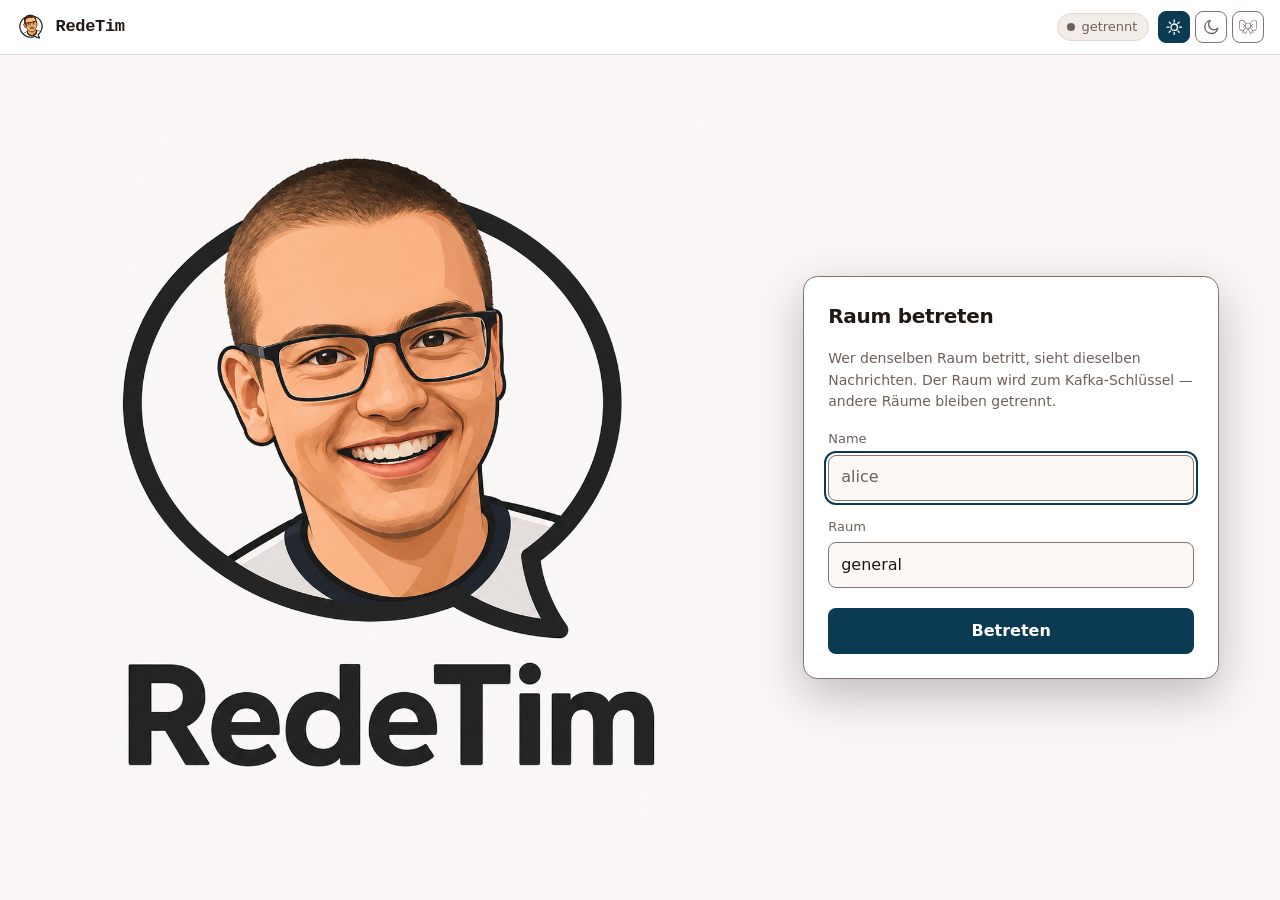
<file: src/RedeTim.Frontend/wwwroot/index.html>
<!doctype html>
<html lang="de">
<head>
    <meta charset="utf-8">
    <meta name="viewport" content="width=device-width, initial-scale=1">
    <title>RedeTim</title>
    <meta name="description" content="Chat über Redpanda: Frontend und Backend als getrennte Deployments.">

    <!-- Form controls and scrollbars follow the theme, and the browser chrome matches the page. -->
    <meta name="color-scheme" content="dark light">
    <meta name="theme-color" content="#fbf8f6" media="(prefers-color-scheme: light)">
    <meta name="theme-color" content="#17120f" media="(prefers-color-scheme: dark)">

    <link rel="icon" href="favicon.svg" type="image/svg+xml">
    <link rel="stylesheet" href="style.css?v=pretty-trail-2">
</head>
<body>
<header class="topbar">
    <img class="mark" src="favicon.svg" alt="" width="30" height="30">
    <span class="wordmark">RedeTim</span>

    <span id="room-chip" class="chip" hidden>#<span id="current-room"></span></span>
    <span id="presence-chip" class="chip" hidden title=""></span>

    <span id="status" class="status status--offline" role="status" aria-live="polite">getrennt</span>

    <div class="theme-picker" role="group" aria-label="Farbschema auswählen">
        <button type="button" class="icon-button theme-button" data-theme-option="light"
                aria-label="Light Mode aktivieren" title="Light Mode" aria-pressed="false">
            <svg class="icon" viewBox="0 0 24 24" aria-hidden="true">
                <circle cx="12" cy="12" r="4.2"/>
                <path d="M12 2.6v2.6M12 18.8v2.6M2.6 12h2.6M18.8 12h2.6M5.4 5.4l1.8 1.8M16.8 16.8l1.8 1.8M18.6 5.4l-1.8 1.8M7.2 16.8l-1.8 1.8"/>
            </svg>
        </button>
        <button type="button" class="icon-button theme-button" data-theme-option="dark"
                aria-label="Dark Mode aktivieren" title="Dark Mode" aria-pressed="false">
            <svg class="icon" viewBox="0 0 24 24" aria-hidden="true">
                <path d="M20.8 13.3A8.6 8.6 0 1 1 10.7 3.2a6.8 6.8 0 0 0 10.1 10.1z"/>
            </svg>
        </button>
        <button type="button" class="icon-button theme-button" data-theme-option="pretty"
                aria-label="Pretty-Modus aktivieren" title="Pretty-Modus" aria-pressed="false">
            <span class="icon theme-icon--bow" aria-hidden="true"></span>
        </button>
    </div>
</header>

<main id="stage">
    <form id="join" class="card">
        <h1 class="card__title">Raum betreten</h1>
        <p class="card__hint">
            Wer denselben Raum betritt, sieht dieselben Nachrichten. Der Raum wird zum
            Kafka-Schlüssel — andere Räume bleiben getrennt.
        </p>

        <div class="field">
            <label for="nickname">Name</label>
            <input id="nickname" name="nickname" maxlength="32" required autocomplete="nickname"
                   placeholder="alice" autofocus>
        </div>

        <div class="field">
            <label for="room">Raum</label>
            <input id="room" name="room" maxlength="64" required value="general">
        </div>

        <p id="join-error" class="error" role="alert" hidden></p>

        <button type="submit" class="primary card__submit">Betreten</button>
    </form>

    <div id="chat" class="chat" hidden>
        <div class="chat__inner">
            <p id="empty" class="empty">
                <strong>Noch nichts gesagt.</strong>
                In diesem Raum liegt nichts im Topic, was sich nachladen ließe. Sobald jemand
                schreibt, erscheint es hier — und wer den Raum später betritt, bekommt den
                Verlauf mitgeliefert, solange der Broker ihn vorhält.
            </p>
            <ol id="messages" class="messages" aria-live="polite" aria-relevant="additions"></ol>
        </div>
    </div>

    <button type="button" id="jump" class="jump" hidden>Neue Nachrichten ↓</button>
</main>

<footer id="composer" class="composer" hidden>
    <p id="banner" class="banner" hidden>
        <span id="banner-text"></span>
        <button type="button" id="reconnect" class="banner__action" hidden>Erneut verbinden</button>
    </p>
    <p id="error" class="error" role="alert" hidden></p>

    <form id="send" class="send">
        <div class="send__field">
            <textarea id="text" name="text" rows="1" maxlength="500" required autocomplete="off"
                      placeholder="Nachricht schreiben… (Shift+Enter für Zeilenumbruch)"></textarea>
            <span id="counter" class="counter" aria-hidden="true" hidden></span>
        </div>
        <button type="submit" class="primary send__button">
            <span class="send__label">Senden</span>
            <svg class="icon" viewBox="0 0 24 24" aria-hidden="true">
                <path d="M4.5 12h14M12.5 5.5 19 12l-6.5 6.5"/>
            </svg>
        </button>
    </form>

    <button type="button" id="leave" class="link">Raum verlassen</button>
</footer>

<script src="app.js?v=pretty-trail-2"></script>
</body>
</html>
</file>
<file: src/RedeTim.Frontend/wwwroot/style.css>
:root {
    --bg: #fbf8f6;
    --surface: #ffffff;
    --surface-2: #f3ede9;
    --line: #e2d8d1;
    --control-line: #81736c;
    --input-bg: var(--bg);

    --text: #211815;
    --muted: #6e605a;

    --accent: #0b3a53;
    --accent-hover: #12506f;
    --accent-text: #0b3a53;
    --accent-ink: #ffffff;
    --focus: #0b3a53;

    --own-bg: #fff0e1;
    --own-line: #a76730;

    --ok: #1e7a52;
    --ok-bg: #e4f4ec;
    --warn: #8a6212;
    --warn-bg: #fdf3dc;
    --warn-direct: #8a6212;
    --danger: #b3261e;
    --danger-bg: #fdecea;

    --nick-l: 0.48;
    --nick-c: 0.13;

    --shadow: 0 1px 2px rgb(33 24 21 / 0.05), 0 8px 24px rgb(33 24 21 / 0.07);

    --font-sans: system-ui, -apple-system, "Segoe UI", Roboto, "Helvetica Neue", Arial, sans-serif;
    --font-mono: ui-monospace, "SF Mono", "Cascadia Code", "JetBrains Mono", Consolas,
        "Liberation Mono", monospace;
}

@media (prefers-color-scheme: dark) {
    :root:not([data-theme="light"]) {
        --bg: #17120f;
        --surface: #201915;
        --surface-2: #2a211c;
        --line: #3a2e27;
        --control-line: #82756d;
        --input-bg: var(--bg);

        --text: #f0e9e4;
        --muted: #a69a92;

        --accent: #1c688e;
        --accent-hover: #24779f;
        --accent-text: #71b9da;
        --accent-ink: #ffffff;
        --focus: #71b9da;

        --own-bg: #352518;
        --own-line: #a86b35;

        --ok: #1e7a52;
        --ok-bg: #e4f4ec;
        --warn: #8a6212;
        --warn-bg: #fdf3dc;
        --warn-direct: #e6b85c;
        --danger: #b3261e;
        --danger-bg: #fdecea;

        --nick-l: 0.80;
        --nick-c: 0.10;

        --shadow: 0 1px 2px rgb(0 0 0 / 0.3), 0 8px 24px rgb(0 0 0 / 0.35);
    }
}

:root[data-theme="dark"] {
    --bg: #17120f;
    --surface: #201915;
    --surface-2: #2a211c;
    --line: #3a2e27;
    --control-line: #82756d;
    --input-bg: var(--bg);

    --text: #f0e9e4;
    --muted: #a69a92;

    --accent: #1c688e;
    --accent-hover: #24779f;
    --accent-text: #71b9da;
    --accent-ink: #ffffff;
    --focus: #71b9da;

    --own-bg: #352518;
    --own-line: #a86b35;

    --ok: #1e7a52;
    --ok-bg: #e4f4ec;
    --warn: #8a6212;
    --warn-bg: #fdf3dc;
    --warn-direct: #e6b85c;
    --danger: #b3261e;
    --danger-bg: #fdecea;

    --nick-l: 0.80;
    --nick-c: 0.10;

    --shadow: 0 1px 2px rgb(0 0 0 / 0.3), 0 8px 24px rgb(0 0 0 / 0.35);
}

:root[data-theme="pretty"] {
    color-scheme: light;

    --bg: ##fff9fc;
    --surface: #ffeaf4;
    --surface-2: #f6bfd9;
    --line: #aa356e;
    --control-line: #8a315e;
    --input-bg: #fff7fb;

    --text: #351222;
    --muted: #6e294a;

    --accent: #8a174f;
    --accent-hover: #70113f;
    --accent-text: #70113f;
    --accent-ink: #ffffff;
    --focus: #70113f;

    --own-bg: #f19bc4;
    --own-line: #9b2c61;

    --ok: #185c42;
    --ok-bg: #dff5eb;
    --warn: #704b00;
    --warn-bg: #fff0c9;
    --warn-direct: #704b00;
    --danger: #8f1f35;
    --danger-bg: #ffe1e7;

    --nick-l: 0.42;
    --nick-c: 0.14;

    --shadow: 0 1px 2px rgb(75 16 45 / 0.12), 0 8px 24px rgb(75 16 45 / 0.18);
}

* {
    box-sizing: border-box;
}

[hidden] {
    display: none !important;
}

html {
    height: 100%;
}

body {
    height: 100vh;
    height: 100dvh;
    display: grid;
    grid-template-rows: auto minmax(0, 1fr) auto;

    margin: 0;
    background: var(--bg);
    color: var(--text);
    font-family: var(--font-sans);
    font-size: 1rem;
    line-height: 1.55;
    -webkit-text-size-adjust: 100%;
}

:where(a, button, input, [tabindex]):focus-visible {
    outline: 2px solid var(--focus);
    outline-offset: 2px;
}

button {
    font: inherit;
    color: inherit;
    background: none;
    border: 1px solid transparent;
    border-radius: 0.5rem;
    cursor: pointer;
}

input,
textarea {
    width: 100%;
    min-width: 0;
    padding: 0.6rem 0.75rem;
    font: inherit;
    color: var(--text);
    background: var(--input-bg);
    border: 1px solid var(--control-line);
    border-radius: 0.5rem;
}

input::placeholder,
textarea::placeholder {
    color: var(--muted);
    opacity: 1;
}

input:disabled,
textarea:disabled {
    opacity: 0.55;
    cursor: not-allowed;
}

.primary {
    padding: 0.6rem 1.1rem;
    font-weight: 600;
    color: var(--accent-ink);
    background: var(--accent);
}

.primary:hover {
    background: var(--accent-hover);
}

.link {
    padding: 0;
    color: var(--muted);
    font-size: 0.8125rem;
    text-decoration: underline;
    text-underline-offset: 0.2em;
}

.link:hover {
    color: var(--text);
}

.icon {
    width: 1.15rem;
    height: 1.15rem;
    fill: none;
    stroke: currentcolor;
    stroke-width: 1.7;
    stroke-linecap: round;
    stroke-linejoin: round;
}

.theme-icon--bow {
    display: block;
    background: currentcolor;
    -webkit-mask: url("pretty-bow.svg") center / contain no-repeat;
    mask: url("pretty-bow.svg") center / contain no-repeat;
}

.topbar {
    display: flex;
    align-items: center;
    gap: 0.6rem;
    padding: 0.7rem 1rem;
    background: var(--surface);
    border-bottom: 1px solid var(--line);
}

.mark {
    flex: none;
    display: block;
}

.wordmark {
    font-family: var(--font-mono);
    font-size: 1.0625rem;
    font-weight: 600;
    letter-spacing: -0.02em;
}

.chip {
    padding: 0.15rem 0.5rem;
    font-family: var(--font-mono);
    font-size: 0.8125rem;
    color: var(--muted);
    background: var(--surface-2);
    border: 1px solid var(--line);
    border-radius: 0.4rem;
    max-width: 14rem;
    overflow: hidden;
    text-overflow: ellipsis;
    white-space: nowrap;
}

.status {
    display: inline-flex;
    align-items: center;
    gap: 0.4rem;
    margin-left: auto;
    padding: 0.2rem 0.65rem 0.2rem 0.55rem;
    font-size: 0.8125rem;
    color: var(--muted);
    background: var(--surface-2);
    border: 1px solid var(--line);
    border-radius: 999px;
    white-space: nowrap;
}

.status::before {
    content: "";
    width: 0.5rem;
    height: 0.5rem;
    border-radius: 50%;
    background: currentcolor;
}

.status--offline {
    color: var(--muted);
    background: var(--surface-2);
    border-color: var(--line);
}

.status--online {
    color: var(--ok);
    background: var(--ok-bg);
    border-color: var(--ok);
}

.status--connecting {
    color: var(--warn);
    background: var(--warn-bg);
    border-color: var(--warn);
}

.status--connecting::before {
    animation: pulse 1.2s ease-in-out infinite;
}

@keyframes pulse {
    50% {
        opacity: 0.25;
    }
}

.icon-button {
    flex: none;
    display: grid;
    place-items: center;
    width: 2rem;
    height: 2rem;
    color: var(--muted);
    border-color: var(--control-line);
}

.icon-button:hover {
    color: var(--text);
    background: var(--surface-2);
}

.theme-picker {
    flex: none;
    display: flex;
    gap: 0.3rem;
}

.theme-button[aria-pressed="true"] {
    color: var(--accent-ink);
    background: var(--accent);
    border-color: var(--accent);
}

.theme-button[aria-pressed="true"]:hover {
    color: var(--accent-ink);
    background: var(--accent-hover);
    border-color: var(--accent-hover);
}

.pretty-trail {
    position: fixed;
    z-index: 1000;
    translate: -50% -50%;
    font-size: 1.4rem;
    line-height: 1;
    pointer-events: none;
    user-select: none;
    filter: drop-shadow(0 0.15rem 0.2rem rgb(75 16 45 / 0.2));
    animation: pretty-trail-float 1100ms ease-out forwards;
}

@keyframes pretty-trail-float {
    from {
        opacity: 0.95;
        transform: translate(0, 0) scale(0.75) rotate(-8deg);
    }

    to {
        opacity: 0;
        transform: translate(var(--trail-drift), -2.4rem) scale(1.2) rotate(12deg);
    }
}

@keyframes pretty-trail-fade {
    from {
        opacity: 0.95;
        transform: scale(0.85);
    }

    to {
        opacity: 0;
        transform: scale(1.05);
    }
}

#stage {
    position: relative;
    display: grid;
    min-height: 0;
}

#stage:has(#join:not([hidden])) {
    grid-template-rows: minmax(10rem, 1fr) auto;
    overflow: auto;
    background: #f9f6f5;
}

#stage:has(#join:not([hidden]))::before {
    content: "";
    grid-area: 1 / 1;
    min-width: 0;
    min-height: 0;
    background: #f9f6f5 url("login-background.png") center / contain no-repeat;
    pointer-events: none;
}


@media (prefers-color-scheme: dark) {
    :root:not([data-theme="light"]) #stage:has(#join:not([hidden])) {
        background: #000000;
    }

    :root:not([data-theme="light"]) #stage:has(#join:not([hidden]))::before {
        background: #000000 url("login-background-dark.png") center / contain no-repeat;
    }
}

:root[data-theme="dark"] #stage:has(#join:not([hidden])) {
    background: #000000;
}

:root[data-theme="dark"] #stage:has(#join:not([hidden]))::before {
    background: #000000 url("login-background-dark.png") center / contain no-repeat;
}

:root[data-theme="pretty"] #stage:has(#join:not([hidden])) {
    background: #fc9fce;
}

:root[data-theme="pretty"] #stage:has(#join:not([hidden]))::before {
    background: #fc9fce url("login-background-pretty.png") center / contain no-repeat;
}

.card,
.chat {
    grid-area: 1 / 1;
}

.card {
    margin: auto;
    width: min(26rem, calc(100% - 2rem));
    display: flex;
    flex-direction: column;
    gap: 1rem;
    padding: 1.5rem;
    background: var(--surface);
    border: 1px solid var(--line);
    border-radius: 0.9rem;
    box-shadow: var(--shadow);
}

#stage:has(#join:not([hidden])) .card {
    grid-area: 2 / 1;
    margin-block: 1rem;
    background: var(--surface);
    border-color: var(--control-line);
    box-shadow: 0 1rem 3rem rgb(0 0 0 / 0.24);
}

@media (min-width: 48rem) {
    #stage:has(#join:not([hidden])) {
        grid-template-columns: minmax(0, 1fr) minmax(28rem, 42%);
        grid-template-rows: minmax(0, 1fr);
        overflow: hidden;
    }

    #stage:has(#join:not([hidden]))::before {
        grid-area: 1 / 1;
    }

    #stage:has(#join:not([hidden])) .card {
        grid-area: 1 / 2;
        justify-self: center;
        margin: auto;
    }
}

.card__title {
    margin: 0;
    font-size: 1.25rem;
    letter-spacing: -0.015em;
    text-wrap: balance;
}

.card__hint {
    margin: 0;
    font-size: 0.875rem;
    color: var(--muted);
}

.card__submit {
    margin-top: 0.25rem;
}

.field {
    display: flex;
    flex-direction: column;
    gap: 0.35rem;
}

.field label {
    font-size: 0.8125rem;
    font-weight: 500;
    color: var(--muted);
}

.chat {
    overflow-y: auto;
    overscroll-behavior: contain;
    scrollbar-gutter: stable;
}

.chat__inner {
    display: flex;
    flex-direction: column;
    justify-content: flex-end;
    min-height: 100%;
    max-width: 52rem;
    margin-inline: auto;
    padding: 1.25rem 1rem 1.5rem;
}

.empty {
    margin: auto;
    max-width: 34rem;
    padding: 1rem 1.15rem;
    font-size: 0.875rem;
    color: var(--muted);
    text-align: center;
    background: var(--surface);
    border: 1px dashed var(--line);
    border-radius: 0.75rem;
}

.empty strong {
    display: block;
    margin-bottom: 0.2rem;
    color: var(--text);
    font-size: 0.9375rem;
}

.messages {
    display: flex;
    flex-direction: column;
    gap: 0.5rem;
    margin: 0;
    padding: 0;
    list-style: none;
}

.daysep {
    display: flex;
    align-items: center;
    gap: 0.75rem;
    margin: 0.75rem 0 0.25rem;
    font-family: var(--font-mono);
    font-size: 0.6875rem;
    letter-spacing: 0.09em;
    text-transform: uppercase;
    color: var(--muted);
}

.daysep::before,
.daysep::after {
    content: "";
    flex: 1;
    height: 1px;
    background: var(--line);
}

.msg {
    display: flex;
    align-items: flex-start;
    gap: 0.6rem;
}

.msg--own {
    flex-direction: row-reverse;
}

.msg__avatar {
    flex: none;
    display: grid;
    place-items: center;
    width: 2rem;
    height: 2rem;
    border-radius: 50%;
    font-family: var(--font-mono);
    font-size: 0.8125rem;
    font-weight: 600;
    line-height: 1;
    color: var(--muted);
    background: var(--surface-2);
}

.msg--own .msg__avatar {
    color: var(--accent-text);
    background: var(--own-bg);
}

.msg__body {
    display: flex;
    flex-direction: column;
    gap: 0.2rem;
    min-width: 0;
    max-width: min(46ch, 100%);
}

.msg--own .msg__body {
    align-items: flex-end;
}

.msg__head {
    display: flex;
    align-items: baseline;
    gap: 0.45rem;
    padding-inline: 0.15rem;
    font-size: 0.8125rem;
    color: var(--muted);
}

.msg__name {
    font-weight: 600;
    color: var(--muted);
    overflow: hidden;
    text-overflow: ellipsis;
    white-space: nowrap;
}

.msg__time {
    flex: none;
    font-family: var(--font-mono);
    font-size: 0.75rem;
    font-variant-numeric: tabular-nums;
}

.msg__text {
    margin: 0;
    padding: 0.45rem 0.7rem;
    background: var(--surface);
    border: 1px solid var(--line);
    border-radius: 0.85rem;
    overflow-wrap: anywhere;
    white-space: pre-wrap;
}

.msg__text:first-of-type {
    border-top-left-radius: 0.25rem;
}

.msg--own .msg__text {
    background: var(--own-bg);
    border-color: var(--own-line);
}

.msg--own .msg__text:first-of-type {
    border-top-left-radius: 0.85rem;
    border-top-right-radius: 0.25rem;
}

@supports (color: oklch(0.7 0.12 40)) {
    .msg__name {
        color: oklch(var(--nick-l) var(--nick-c) var(--nick-h, 40));
    }

    .msg__avatar {
        color: oklch(var(--nick-l) var(--nick-c) var(--nick-h, 40));
        background: oklch(var(--nick-l) var(--nick-c) var(--nick-h, 40) / 0.16);
    }

    .msg--own .msg__avatar {
        color: var(--accent-text);
        background: var(--own-bg);
    }
}

.jump {
    position: absolute;
    left: 50%;
    bottom: 1rem;
    transform: translateX(-50%);
    padding: 0.35rem 0.85rem;
    font-size: 0.8125rem;
    font-weight: 500;
    color: var(--accent-ink);
    background: var(--accent);
    border-radius: 999px;
    box-shadow: var(--shadow);
}

.jump:hover {
    background: var(--accent-hover);
}

.composer {
    display: flex;
    flex-direction: column;
    gap: 0.5rem;
    padding: 0.75rem 1rem 0.9rem;
    background: var(--surface);
    border-top: 1px solid var(--line);
}

.composer > * {
    width: 100%;
    max-width: 52rem;
    margin-inline: auto;
}

.banner,
.error {
    display: flex;
    align-items: center;
    gap: 0.5rem;
    margin: 0;
    padding: 0.5rem 0.75rem;
    font-size: 0.875rem;
    border-radius: 0.5rem;
}

.banner {
    color: var(--warn);
    background: var(--warn-bg);
    border: 1px solid var(--warn);
}

.banner__action {
    flex: none;
    margin-inline-start: auto;
    padding: 0.2rem 0.6rem;
    font-size: 0.8125rem;
    white-space: nowrap;
    border-color: currentcolor;
}

.banner__action:hover {
    color: var(--warn-bg);
    background: var(--warn);
}

.error {
    color: var(--danger);
    background: var(--danger-bg);
    border: 1px solid var(--danger);
    border-left-width: 3px;
}

.send {
    display: flex;
    align-items: flex-end;
    gap: 0.5rem;
}

.send__field {
    position: relative;
    flex: 1;
    display: flex;
}

.send__field textarea {
    padding-right: 4.25rem;
    max-height: 9.5rem;
    resize: none;
    overflow-y: auto;
    line-height: 1.4;
}

.counter {
    position: absolute;
    right: 0.75rem;
    top: 0.65rem;
    font-family: var(--font-mono);
    font-size: 0.75rem;
    font-variant-numeric: tabular-nums;
    color: var(--muted);
    pointer-events: none;
}

.counter--warn {
    color: var(--warn-direct);
}

.send__button {
    flex: none;
    display: inline-flex;
    align-items: center;
    gap: 0.4rem;
}

.send__button:disabled {
    opacity: 0.55;
    cursor: not-allowed;
}

.send__button:disabled:hover {
    background: var(--accent);
}

#leave {
    align-self: center;
    width: auto;
}

@media (max-width: 30rem) {
    .send__label {
        position: absolute;
        width: 1px;
        height: 1px;
        overflow: hidden;
        clip-path: inset(50%);
        white-space: nowrap;
    }

    .send__button {
        padding-inline: 0.85rem;
    }
}

@media (prefers-reduced-motion: reduce) {
    .status--connecting::before {
        animation: none;
    }

    .pretty-trail {
        animation-name: pretty-trail-fade;
        animation-duration: 600ms;
    }
}
</file>
